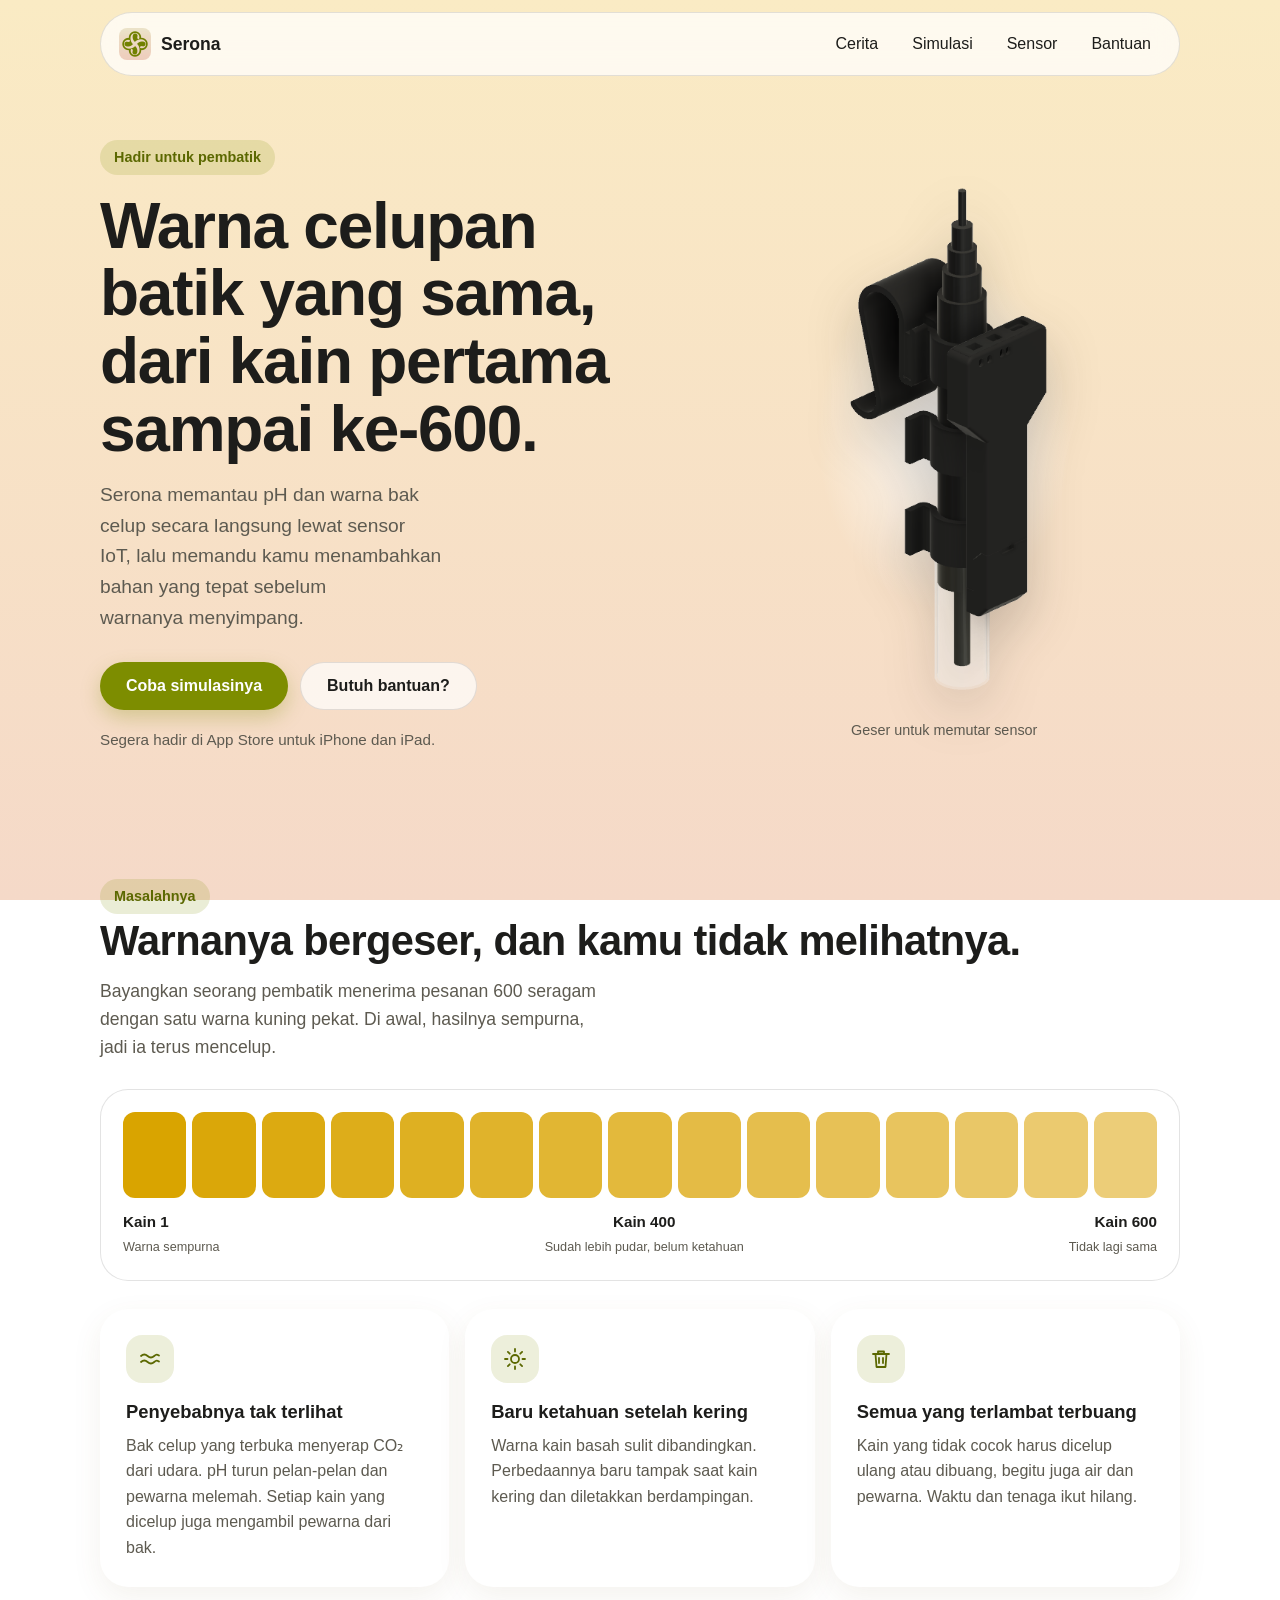
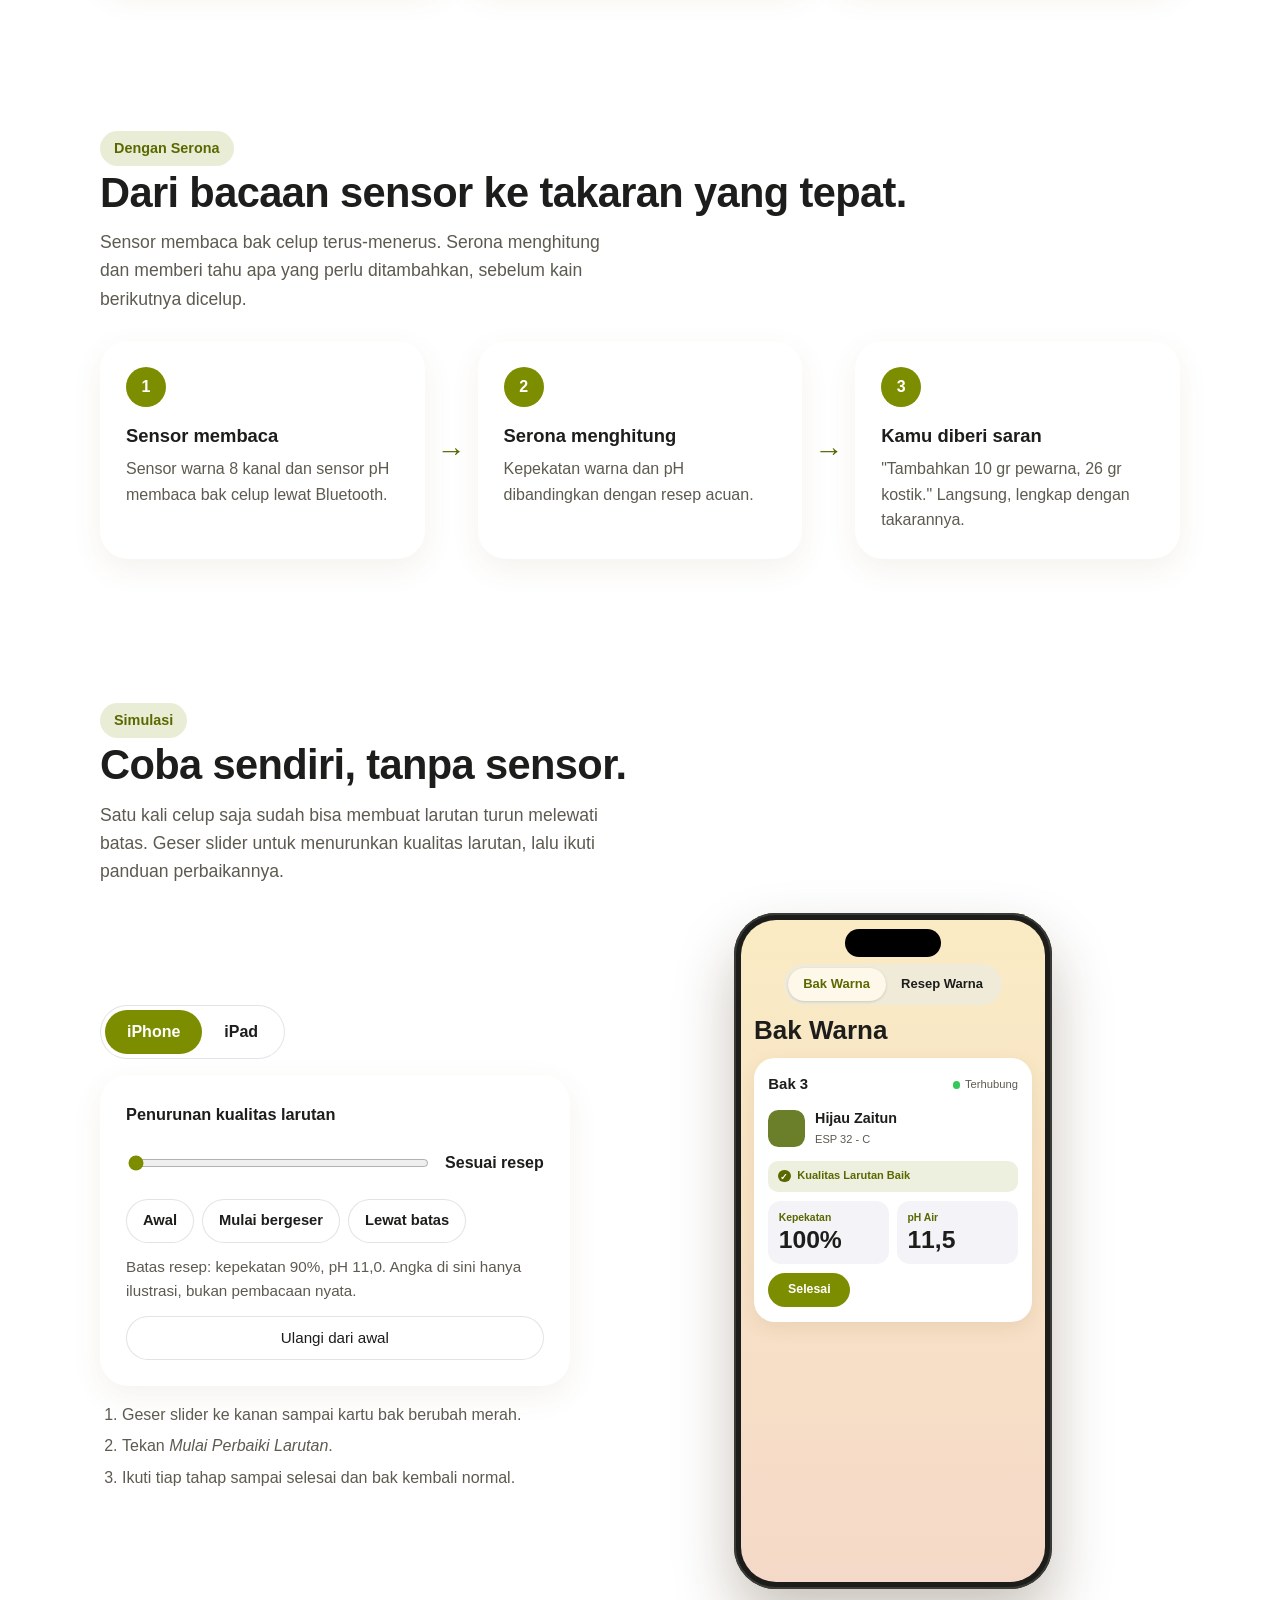
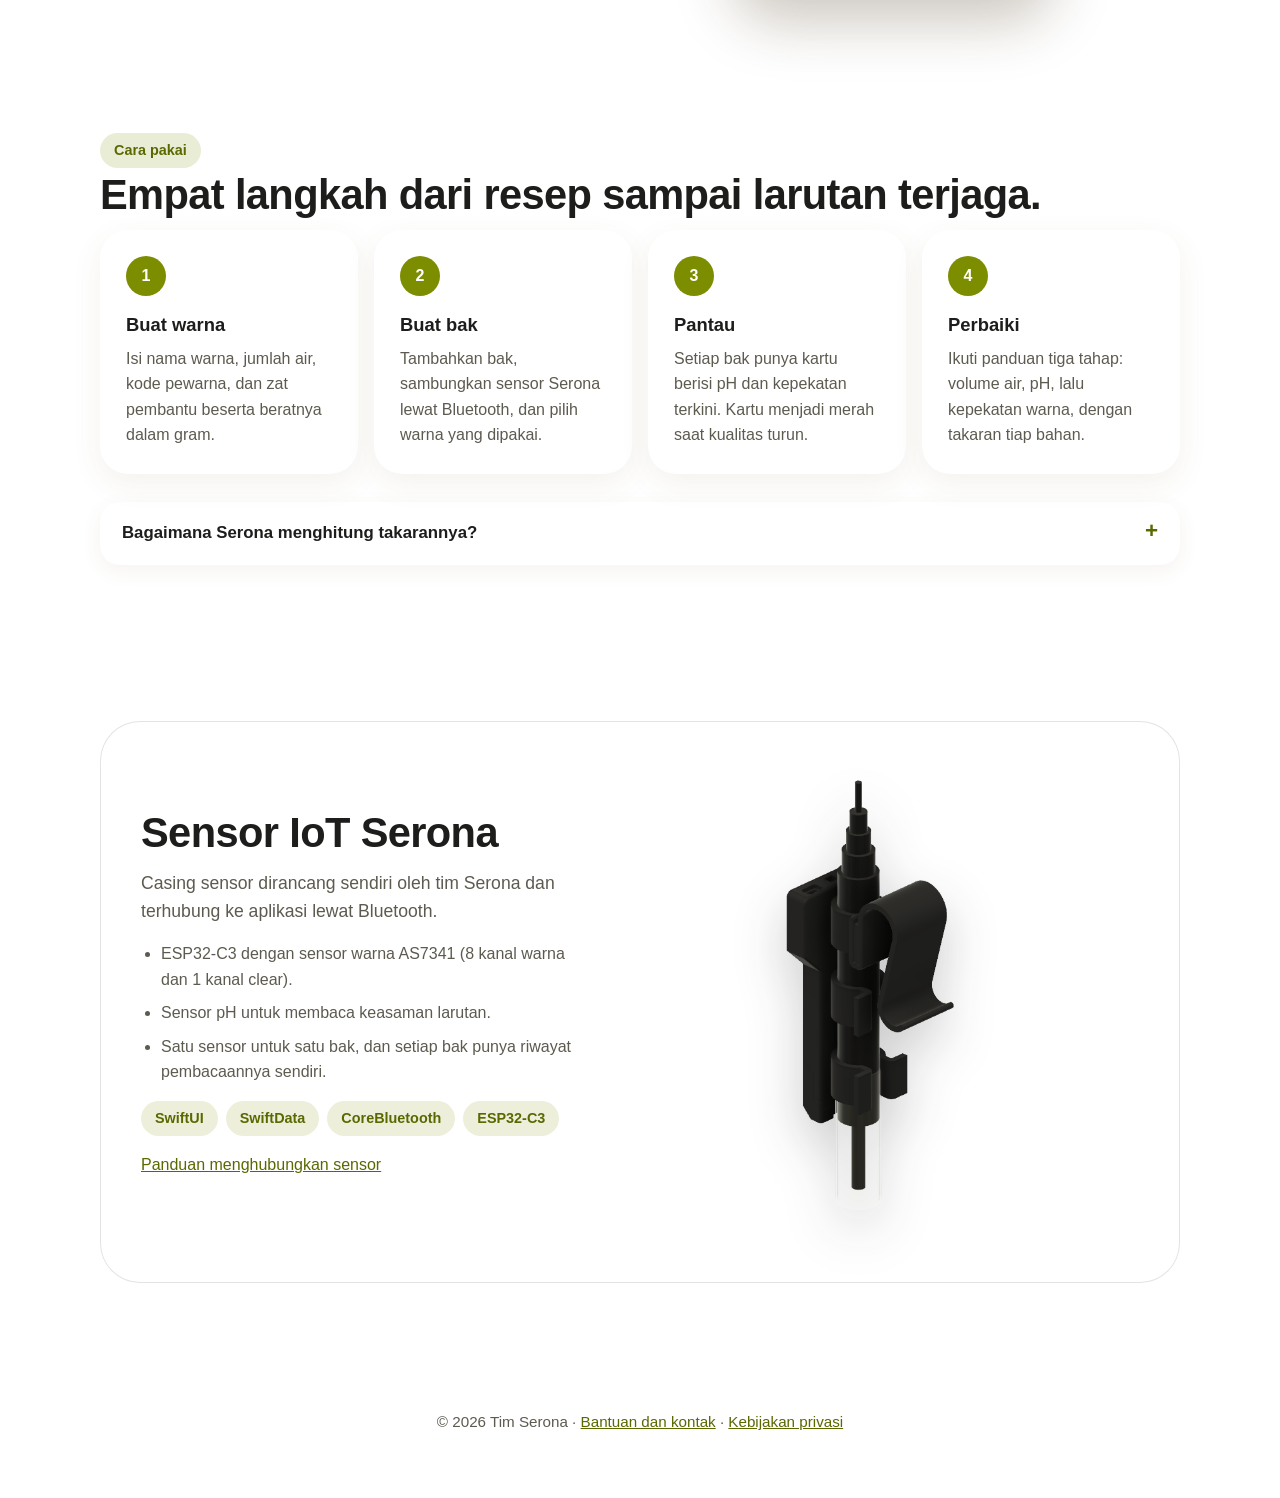
<file: index.html>
<!doctype html>
<html lang="id">
<head>
  <meta charset="utf-8">
  <meta name="viewport" content="width=device-width, initial-scale=1">
  <title>Serona – Warna celupan batik yang konsisten</title>
  <meta name="description" content="Serona memantau pH dan warna bak celup batik secara langsung lewat sensor IoT, lalu memandu penambahan bahan yang tepat sebelum warna menyimpang.">
  <meta property="og:title" content="Serona – Warna celupan batik yang sama, dari kain pertama sampai ke-600">
  <meta property="og:description" content="Pantau pH dan kepekatan warna bak celup langsung dari iPhone atau iPad, dan ikuti panduan perbaikannya.">
  <meta property="og:image" content="assets/icon.png">
  <link rel="icon" type="image/png" href="assets/favicon.png">
  <link rel="apple-touch-icon" href="assets/apple-touch-icon.png">
  <link rel="stylesheet" href="assets/style.css?v=8">
</head>
<body>
  <a class="skip" href="#konten">Lewati ke konten</a>
  <header class="site-header">
    <a class="brand" href="./"><img src="assets/icon.png" alt="" width="32" height="32"><span>Serona</span></a>
    <nav class="nav" aria-label="Utama">
      <a href="#cerita">Cerita</a>
      <a href="#simulasi">Simulasi</a>
      <a href="#sensor">Sensor</a>
      <a href="support/">Bantuan</a>
    </nav>
  </header>

  <main class="wrap" id="konten">
    <!-- Hero -->
    <div class="hero">
      <div>
        <span class="eyebrow">Hadir untuk pembatik</span>
        <h1>Warna celupan batik yang sama, dari kain pertama sampai ke&#8209;600.</h1>
        <p class="lead">Serona memantau pH dan warna bak celup secara langsung lewat sensor IoT, lalu memandu kamu menambahkan bahan yang tepat sebelum warnanya menyimpang.</p>
        <div class="actions">
          <a class="btn" href="#simulasi">Coba simulasinya</a>
          <a class="btn ghost" href="support/">Butuh bantuan?</a>
        </div>
        <p class="soon">Segera hadir di App Store untuk iPhone dan iPad.</p>
      </div>
      <div>
        <div class="stage">
          <div class="turntable" data-turntable tabindex="0" role="img" aria-label="Model 3D casing sensor IoT Serona. Geser ke kiri atau kanan untuk memutar.">
            <img src="assets/casing/frame-00.png" alt="" width="332" height="760">
          </div>
        </div>
        <p class="hint">Geser untuk memutar sensor</p>
      </div>
    </div>

    <!-- Cerita -->
    <section id="cerita">
      <span class="eyebrow">Masalahnya</span>
      <h2>Warnanya bergeser, dan kamu tidak melihatnya.</h2>
      <p class="section-lead">Bayangkan seorang pembatik menerima pesanan 600 seragam dengan satu warna kuning pekat. Di awal, hasilnya sempurna, jadi ia terus mencelup.</p>

      <div class="drift" role="img" aria-label="Warna kain memudar perlahan dari kain pertama sampai kain ke-600">
        <div class="swatches" data-swatches aria-hidden="true"></div>
        <div class="drift-labels" aria-hidden="true">
          <span>Kain 1<br><small>Warna sempurna</small></span>
          <span>Kain 400<br><small>Sudah lebih pudar, belum ketahuan</small></span>
          <span>Kain 600<br><small>Tidak lagi sama</small></span>
        </div>
      </div>

      <div class="grid three">
        <article class="card">
          <div class="icon" aria-hidden="true"><svg viewBox="0 0 24 24" width="24" height="24" fill="none" stroke="currentColor" stroke-width="1.8" stroke-linecap="round" stroke-linejoin="round"><path d="M3 9c2.2-2 4.4-2 6.6 0s4.4 2 6.6 0 3-1.5 4.8-.4"/><path d="M3 15c2.2-2 4.4-2 6.6 0s4.4 2 6.6 0 3-1.5 4.8-.4"/></svg></div>
          <h3>Penyebabnya tak terlihat</h3>
          <p>Bak celup yang terbuka menyerap CO₂ dari udara. pH turun pelan-pelan dan pewarna melemah. Setiap kain yang dicelup juga mengambil pewarna dari bak.</p>
        </article>
        <article class="card">
          <div class="icon" aria-hidden="true"><svg viewBox="0 0 24 24" width="24" height="24" fill="none" stroke="currentColor" stroke-width="1.8" stroke-linecap="round" stroke-linejoin="round"><circle cx="12" cy="12" r="4"/><path d="M12 2v2.5M12 19.5V22M2 12h2.5M19.5 12H22M4.9 4.9l1.8 1.8M17.3 17.3l1.8 1.8M19.1 4.9l-1.8 1.8M6.7 17.3l-1.8 1.8"/></svg></div>
          <h3>Baru ketahuan setelah kering</h3>
          <p>Warna kain basah sulit dibandingkan. Perbedaannya baru tampak saat kain kering dan diletakkan berdampingan.</p>
        </article>
        <article class="card">
          <div class="icon" aria-hidden="true"><svg viewBox="0 0 24 24" width="24" height="24" fill="none" stroke="currentColor" stroke-width="1.8" stroke-linecap="round" stroke-linejoin="round"><path d="M4 7h16M9 7V4.5h6V7M6.5 7l1 13h9l1-13M10 11v5M14 11v5"/></svg></div>
          <h3>Semua yang terlambat terbuang</h3>
          <p>Kain yang tidak cocok harus dicelup ulang atau dibuang, begitu juga air dan pewarna. Waktu dan tenaga ikut hilang.</p>
        </article>
      </div>
    </section>

    <!-- Dengan Serona -->
    <section id="solusi">
      <span class="eyebrow">Dengan Serona</span>
      <h2>Dari bacaan sensor ke takaran yang tepat.</h2>
      <p class="section-lead">Sensor membaca bak celup terus-menerus. Serona menghitung dan memberi tahu apa yang perlu ditambahkan, sebelum kain berikutnya dicelup.</p>
      <div class="flow">
        <article class="card">
          <div class="step-no">1</div>
          <h3>Sensor membaca</h3>
          <p>Sensor warna 8 kanal dan sensor pH membaca bak celup lewat Bluetooth.</p>
        </article>
        <div class="flow-arrow" aria-hidden="true">→</div>
        <article class="card">
          <div class="step-no">2</div>
          <h3>Serona menghitung</h3>
          <p>Kepekatan warna dan pH dibandingkan dengan resep acuan.</p>
        </article>
        <div class="flow-arrow" aria-hidden="true">→</div>
        <article class="card">
          <div class="step-no">3</div>
          <h3>Kamu diberi saran</h3>
          <p>"Tambahkan 10 gr pewarna, 26 gr kostik." Langsung, lengkap dengan takarannya.</p>
        </article>
      </div>
    </section>

    <!-- Simulasi -->
    <section id="simulasi">
      <span class="eyebrow">Simulasi</span>
      <h2>Coba sendiri, tanpa sensor.</h2>
      <p class="section-lead">Satu kali celup saja sudah bisa membuat larutan turun melewati batas. Geser slider untuk menurunkan kualitas larutan, lalu ikuti panduan perbaikannya.</p>

      <div class="sim-wrap">
        <div class="sim-panel">
          <div class="segmented" role="group" aria-label="Pilih perangkat">
            <button type="button" data-device="iphone" aria-pressed="true">iPhone</button>
            <button type="button" data-device="ipad" aria-pressed="false">iPad</button>
          </div>

          <div class="card sim-controls">
            <label for="simSlider"><strong>Penurunan kualitas larutan</strong></label>
            <div class="slider-row">
              <input id="simSlider" type="range" min="0" max="100" step="1" value="0" aria-describedby="simHelp">
              <output id="simOutput" for="simSlider">Sesuai resep</output>
            </div>
            <div class="presets" role="group" aria-label="Lompat ke kondisi bak">
              <button type="button" data-preset="0">Awal</button>
              <button type="button" data-preset="25">Mulai bergeser</button>
              <button type="button" data-preset="80">Lewat batas</button>
            </div>
            <p id="simHelp" class="muted">Batas resep: kepekatan 90%, pH 11,0. Angka di sini hanya ilustrasi, bukan pembacaan nyata.</p>
            <button type="button" class="btn ghost small" id="simReset">Ulangi dari awal</button>
          </div>

          <ol class="try">
            <li>Geser slider ke kanan sampai kartu bak berubah merah.</li>
            <li>Tekan <em>Mulai Perbaiki Larutan</em>.</li>
            <li>Ikuti tiap tahap sampai selesai dan bak kembali normal.</li>
          </ol>
          <p class="sr-only" id="simStatus" role="status" aria-live="polite"></p>
        </div>

        <div class="sim-stage">
          <div class="device iphone" id="simDevice">
            <div class="screen">
              <div class="app">
                <div class="app-tabs"><span class="on">Bak Warna</span><span>Resep Warna</span></div>
                <h3 class="app-title">Bak Warna</h3>
                <div class="baks">
                  <article class="bak static">
                    <header><strong>Bak 1</strong><span class="conn"><i></i>Terhubung</span></header>
                    <div class="who"><span class="sw" style="background:#8E1B2D"></span><div><b>Merah Bata</b><small>ESP 32 - A</small></div></div>
                    <div class="pill ok"><i>✓</i><span>Kualitas Larutan Baik</span></div>
                    <div class="tiles">
                      <div class="tile"><small>Kepekatan</small><strong>96%</strong></div>
                      <div class="tile"><small>pH Air</small><strong>11,4</strong></div>
                    </div>
                    <span class="done-btn">Selesai</span>
                  </article>
                  <article class="bak static">
                    <header><strong>Bak 2</strong><span class="conn"><i></i>Terhubung</span></header>
                    <div class="who"><span class="sw" style="background:#1F3A73"></span><div><b>Biru Indigo</b><small>ESP 32 - B</small></div></div>
                    <div class="pill ok"><i>✓</i><span>Kualitas Larutan Baik</span></div>
                    <div class="tiles">
                      <div class="tile"><small>Kepekatan</small><strong>93%</strong></div>
                      <div class="tile"><small>pH Air</small><strong>11,2</strong></div>
                    </div>
                    <span class="done-btn">Selesai</span>
                  </article>
                  <article class="bak live" id="simBak" data-state="ok">
                    <header><strong>Bak 3</strong><span class="conn"><i></i>Terhubung</span></header>
                    <div class="who"><span class="sw" style="background:#6B7F2A"></span><div><b>Hijau Zaitun</b><small>ESP 32 - C</small></div></div>
                    <div class="pill ok" id="simPill"><i>✓</i><span>Kualitas Larutan Baik</span></div>
                    <div class="tiles">
                      <div class="tile" id="simTileK"><small>Kepekatan</small><strong>100%</strong></div>
                      <div class="tile" id="simTileP"><small>pH Air</small><strong>11,5</strong></div>
                    </div>
                    <button type="button" class="done-btn" id="simFix" hidden>Perbaiki Larutan</button>
                    <span class="done-btn" id="simDoneStatic">Selesai</span>
                  </article>
                </div>
              </div>

              <div class="scrim" id="simScrim" hidden>
                <div class="sheet alert" id="simAlert" role="dialog" aria-modal="true" aria-labelledby="simAlertTitle" hidden>
                  <button type="button" class="x" id="simAlertClose" aria-label="Tutup">×</button>
                  <div class="bucket" aria-hidden="true">!</div>
                  <h4 id="simAlertTitle">Kualitas Bak 3 Menurun</h4>
                  <p>Lakukan langkah-langkah berikut untuk perbaiki larutan</p>
                  <button type="button" class="cta" id="simStart">Mulai Perbaiki Larutan</button>
                </div>
                <div class="sheet repair" id="simRepair" role="dialog" aria-modal="true" aria-labelledby="simRepairTitle" hidden>
                  <div class="repair-head"><strong>Hijau Zaitun</strong><button type="button" class="x" id="simRepairClose" aria-label="Tutup">×</button></div>
                  <p class="intro">Ikuti panduan penambahan bahan di bawah ini untuk mengembalikan kualitas larutan.</p>
                  <p class="progress" id="simProgress"></p>
                  <h4 id="simRepairTitle"></h4>
                  <div id="simRepairBody"></div>
                  <button type="button" class="cta" id="simNext">Selanjutnya</button>
                </div>
              </div>

              <div class="toast" id="simToast" hidden>✓ Bak kembali ke resep acuan</div>
            </div>
          </div>
        </div>
      </div>
    </section>

    <!-- Alur pakai -->
    <section id="cara-kerja">
      <span class="eyebrow">Cara pakai</span>
      <h2>Empat langkah dari resep sampai larutan terjaga.</h2>
      <div class="grid four">
        <article class="card">
          <div class="step-no">1</div>
          <h3>Buat warna</h3>
          <p>Isi nama warna, jumlah air, kode pewarna, dan zat pembantu beserta beratnya dalam gram.</p>
        </article>
        <article class="card">
          <div class="step-no">2</div>
          <h3>Buat bak</h3>
          <p>Tambahkan bak, sambungkan sensor Serona lewat Bluetooth, dan pilih warna yang dipakai.</p>
        </article>
        <article class="card">
          <div class="step-no">3</div>
          <h3>Pantau</h3>
          <p>Setiap bak punya kartu berisi pH dan kepekatan terkini. Kartu menjadi merah saat kualitas turun.</p>
        </article>
        <article class="card">
          <div class="step-no">4</div>
          <h3>Perbaiki</h3>
          <p>Ikuti panduan tiga tahap: volume air, pH, lalu kepekatan warna, dengan takaran tiap bahan.</p>
        </article>
      </div>

      <details class="calc">
        <summary>Bagaimana Serona menghitung takarannya?</summary>
        <div class="calc-body">
          <p><strong>Kepekatan warna.</strong> Delapan kanal sensor membaca cahaya yang melewati bak dan membandingkannya dengan air bersih. Semakin sedikit pewarna, semakin rendah absorbansinya.</p>
          <p class="formula">A = −log₁₀(T)<br>Kepekatan (%) = A<sub>sekarang</sub> ÷ A<sub>awal</sub> × 100</p>
          <p><strong>pH dan soda.</strong> pH menunjukkan konsentrasi NaOH, jadi soda yang hilang karena CO₂ bisa dilacak.</p>
          <p class="formula">Soda (g/L) = 10<sup>(pH−14)</sup> × 40</p>
          <p><strong>Volume bak.</strong> Kamu tidak perlu mengukurnya dengan tangan. Tambahkan air, dan pH sebelum serta sesudahnya memberi tahu volumenya.</p>
          <p><strong>Dosis.</strong> Takaran soda dan pewarna dihitung dari selisih konsentrasi terhadap resep acuan dan volume bak.</p>
        </div>
      </details>
    </section>

    <!-- Sensor & teknologi -->
    <section id="sensor">
      <div class="hardware">
        <div>
          <h2>Sensor IoT Serona</h2>
          <p class="section-lead" style="margin-bottom:16px">Casing sensor dirancang sendiri oleh tim Serona dan terhubung ke aplikasi lewat Bluetooth.</p>
          <ul>
            <li>ESP32-C3 dengan sensor warna AS7341 (8 kanal warna dan 1 kanal clear).</li>
            <li>Sensor pH untuk membaca keasaman larutan.</li>
            <li>Satu sensor untuk satu bak, dan setiap bak punya riwayat pembacaannya sendiri.</li>
          </ul>
          <p class="chips" aria-label="Teknologi">
            <span>SwiftUI</span><span>SwiftData</span><span>CoreBluetooth</span><span>ESP32-C3</span>
          </p>
          <p><a href="support/">Panduan menghubungkan sensor</a></p>
        </div>
        <div>
          <div class="stage" style="height:min(480px,60vh)">
            <div class="turntable" data-turntable tabindex="0" role="img" aria-label="Model 3D casing sensor IoT Serona dari berbagai sudut. Geser untuk memutar.">
              <img src="assets/casing/frame-18.png" alt="" width="332" height="760">
            </div>
          </div>
        </div>
      </div>
    </section>
  </main>

  <footer class="wrap">
    <p>© 2026 Tim Serona · <a href="support/">Bantuan dan kontak</a> · <a href="privacy/">Kebijakan privasi</a></p>
  </footer>

  <script src="assets/turntable.js?v=5"></script>
  <script src="assets/sim.js?v=7"></script>
</body>
</html>
</file>
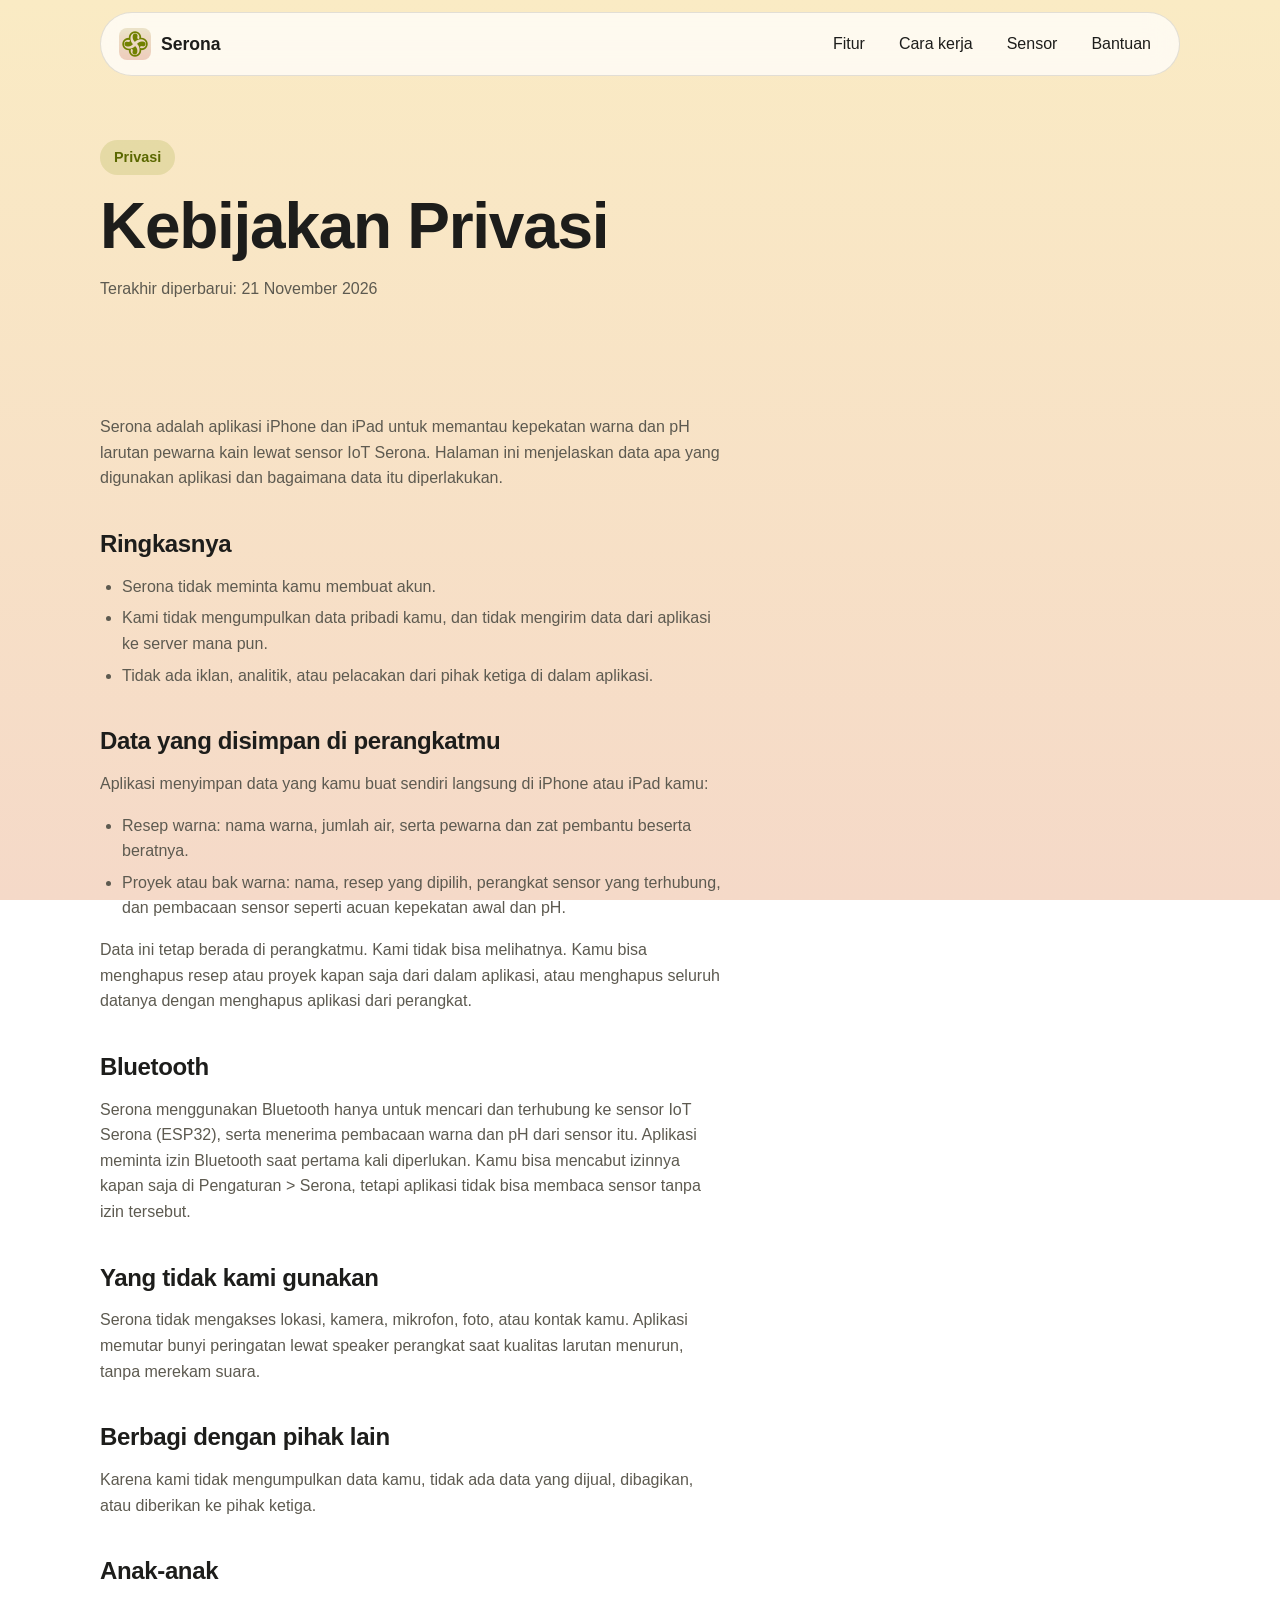
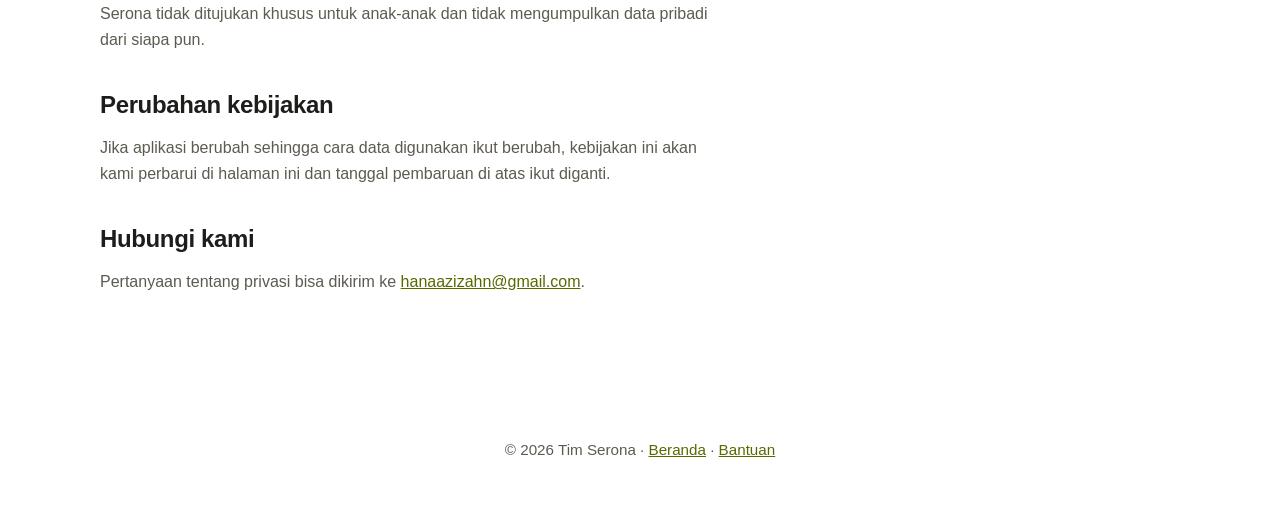
<file: privacy/index.html>
<!doctype html>
<html lang="id">
<head>
  <meta charset="utf-8">
  <meta name="viewport" content="width=device-width, initial-scale=1">
  <title>Kebijakan Privasi Serona</title>
  <meta name="description" content="Kebijakan privasi aplikasi Serona: data apa yang digunakan, di mana disimpan, dan bagaimana menghubungi tim.">
  <link rel="icon" type="image/png" href="../assets/favicon.png">
  <link rel="apple-touch-icon" href="../assets/apple-touch-icon.png">
  <link rel="stylesheet" href="../assets/style.css?v=8">
  <style>
    .prose { max-width: 70ch; }
    .prose h2 { font-size: 1.5rem; margin: 40px 0 10px; }
    .prose p, .prose li { color: var(--muted); }
    .prose ul { padding-left: 22px; }
    .prose li { margin-bottom: 6px; }
    .updated { color: var(--muted); }
  </style>
</head>
<body>
  <header class="site-header">
    <a class="brand" href="../"><img src="../assets/icon.png" alt="" width="32" height="32"><span>Serona</span></a>
    <nav class="nav" aria-label="Utama">
      <a href="../#fitur">Fitur</a>
      <a href="../#cara-kerja">Cara kerja</a>
      <a href="../#sensor">Sensor</a>
      <a href="../support/">Bantuan</a>
    </nav>
  </header>

  <main class="wrap">
    <div class="page-head">
      <span class="eyebrow">Privasi</span>
      <h1>Kebijakan Privasi</h1>
      <p class="updated">Terakhir diperbarui: 21 November 2026</p>
    </div>

    <section class="prose">
      <p>Serona adalah aplikasi iPhone dan iPad untuk memantau kepekatan warna dan pH larutan pewarna kain lewat sensor IoT Serona. Halaman ini menjelaskan data apa yang digunakan aplikasi dan bagaimana data itu diperlakukan.</p>

      <h2>Ringkasnya</h2>
      <ul>
        <li>Serona tidak meminta kamu membuat akun.</li>
        <li>Kami tidak mengumpulkan data pribadi kamu, dan tidak mengirim data dari aplikasi ke server mana pun.</li>
        <li>Tidak ada iklan, analitik, atau pelacakan dari pihak ketiga di dalam aplikasi.</li>
      </ul>

      <h2>Data yang disimpan di perangkatmu</h2>
      <p>Aplikasi menyimpan data yang kamu buat sendiri langsung di iPhone atau iPad kamu:</p>
      <ul>
        <li>Resep warna: nama warna, jumlah air, serta pewarna dan zat pembantu beserta beratnya.</li>
        <li>Proyek atau bak warna: nama, resep yang dipilih, perangkat sensor yang terhubung, dan pembacaan sensor seperti acuan kepekatan awal dan pH.</li>
      </ul>
      <p>Data ini tetap berada di perangkatmu. Kami tidak bisa melihatnya. Kamu bisa menghapus resep atau proyek kapan saja dari dalam aplikasi, atau menghapus seluruh datanya dengan menghapus aplikasi dari perangkat.</p>

      <h2>Bluetooth</h2>
      <p>Serona menggunakan Bluetooth hanya untuk mencari dan terhubung ke sensor IoT Serona (ESP32), serta menerima pembacaan warna dan pH dari sensor itu. Aplikasi meminta izin Bluetooth saat pertama kali diperlukan. Kamu bisa mencabut izinnya kapan saja di Pengaturan &gt; Serona, tetapi aplikasi tidak bisa membaca sensor tanpa izin tersebut.</p>

      <h2>Yang tidak kami gunakan</h2>
      <p>Serona tidak mengakses lokasi, kamera, mikrofon, foto, atau kontak kamu. Aplikasi memutar bunyi peringatan lewat speaker perangkat saat kualitas larutan menurun, tanpa merekam suara.</p>

      <h2>Berbagi dengan pihak lain</h2>
      <p>Karena kami tidak mengumpulkan data kamu, tidak ada data yang dijual, dibagikan, atau diberikan ke pihak ketiga.</p>

      <h2>Anak-anak</h2>
      <p>Serona tidak ditujukan khusus untuk anak-anak dan tidak mengumpulkan data pribadi dari siapa pun.</p>

      <h2>Perubahan kebijakan</h2>
      <p>Jika aplikasi berubah sehingga cara data digunakan ikut berubah, kebijakan ini akan kami perbarui di halaman ini dan tanggal pembaruan di atas ikut diganti.</p>

      <h2>Hubungi kami</h2>
      <p>Pertanyaan tentang privasi bisa dikirim ke <a href="mailto:hanaazizahn@gmail.com?subject=Privasi%20Serona">hanaazizahn@gmail.com</a>.</p>
    </section>
  </main>

  <footer class="wrap">
    <p>© 2026 Tim Serona · <a href="../">Beranda</a> · <a href="../support/">Bantuan</a></p>
  </footer>
</body>
</html>
</file>
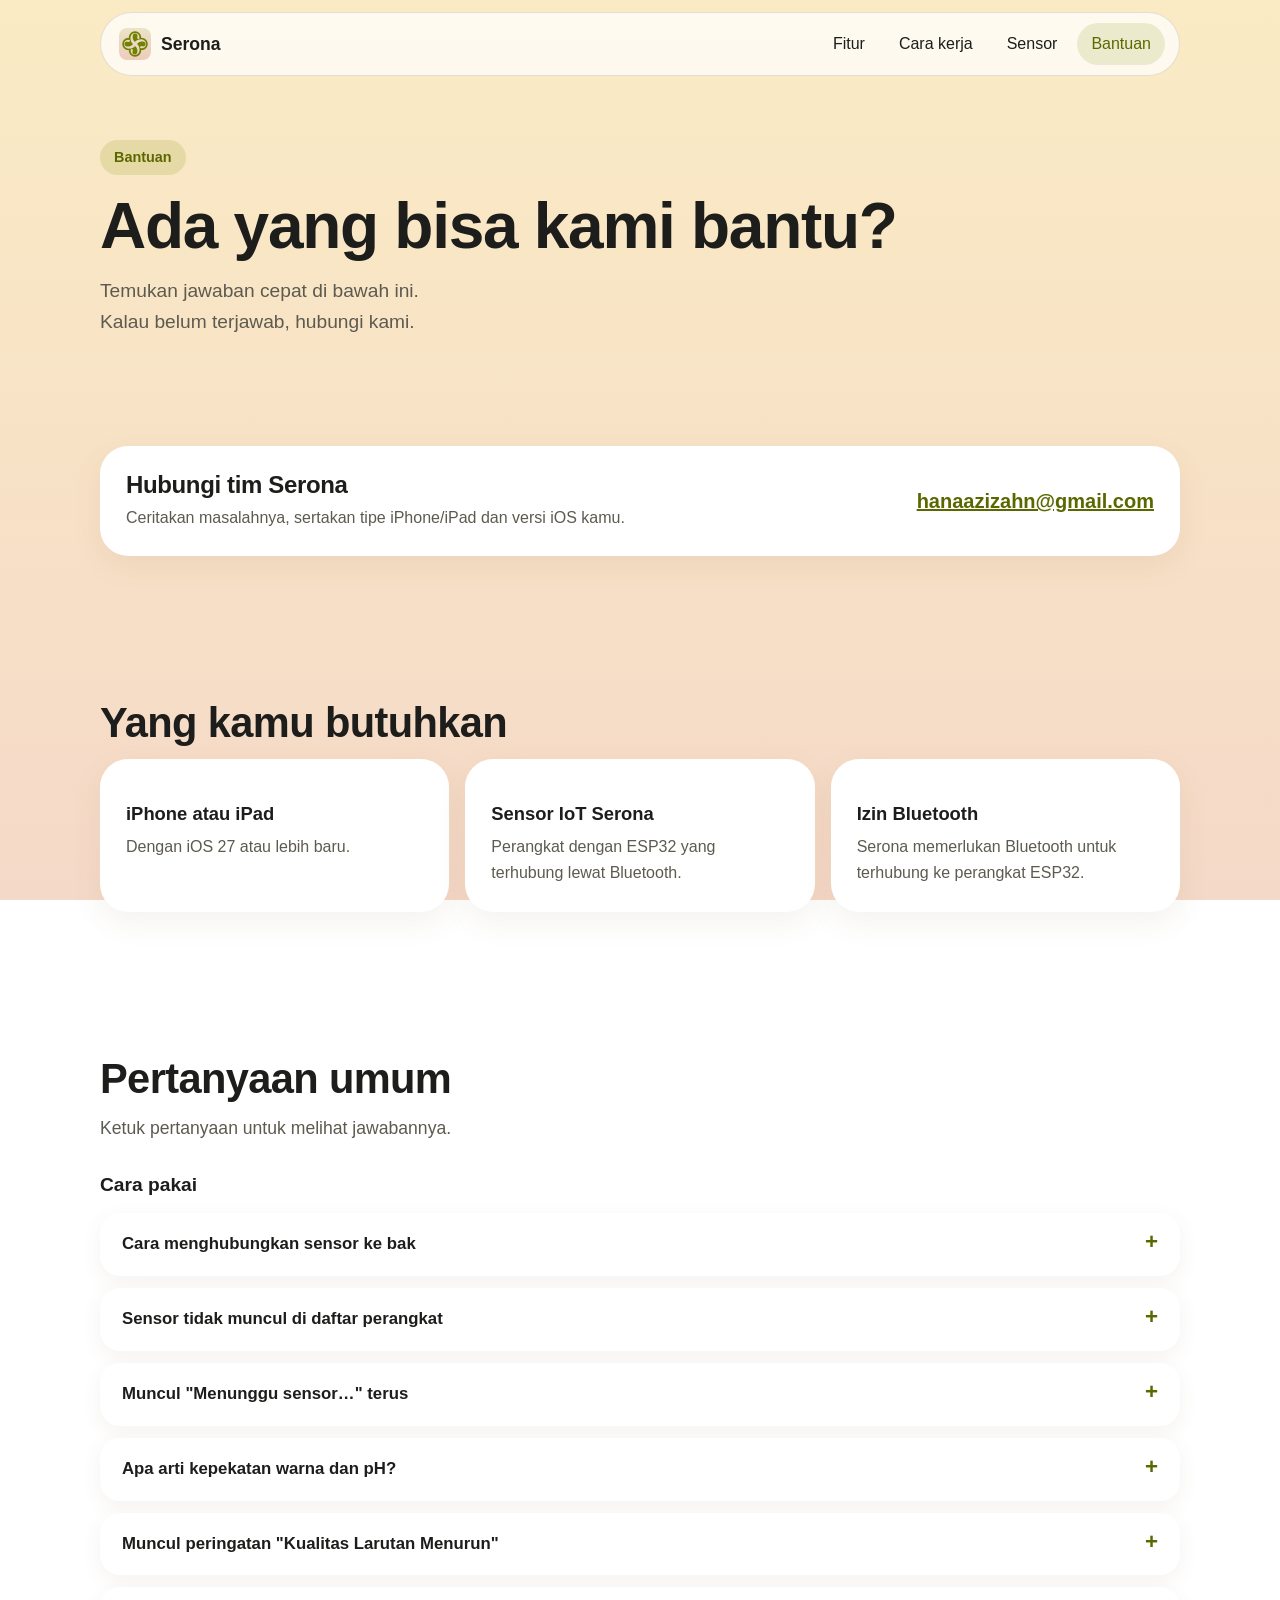
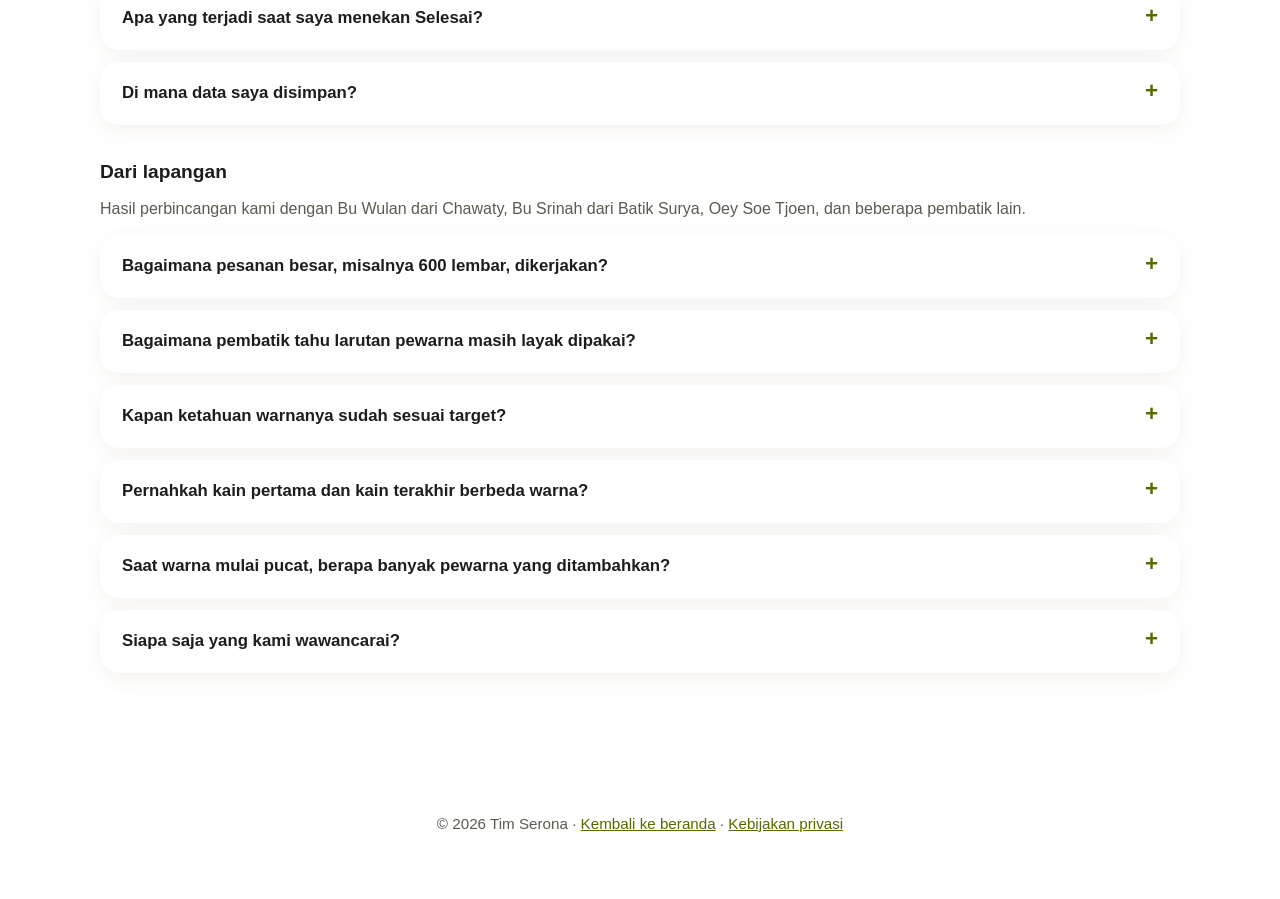
<file: support/index.html>
<!doctype html>
<html lang="id">
<head>
  <meta charset="utf-8">
  <meta name="viewport" content="width=device-width, initial-scale=1">
  <title>Bantuan Serona – Dukungan dan kontak</title>
  <meta name="description" content="Bantuan untuk aplikasi Serona: menghubungkan sensor, memahami kepekatan dan pH, dan cara menghubungi tim.">
  <link rel="icon" type="image/png" href="../assets/favicon.png">
  <link rel="apple-touch-icon" href="../assets/apple-touch-icon.png">
  <link rel="stylesheet" href="../assets/style.css?v=8">
</head>
<body>
  <header class="site-header">
    <a class="brand" href="../"><img src="../assets/icon.png" alt="" width="32" height="32"><span>Serona</span></a>
    <nav class="nav" aria-label="Utama">
      <a href="../#fitur">Fitur</a>
      <a href="../#cara-kerja">Cara kerja</a>
      <a href="../#sensor">Sensor</a>
      <a href="./" aria-current="page">Bantuan</a>
    </nav>
  </header>

  <main class="wrap">
    <div class="page-head">
      <span class="eyebrow">Bantuan</span>
      <h1>Ada yang bisa kami bantu?</h1>
      <p class="lead">Temukan jawaban cepat di bawah ini. Kalau belum terjawab, hubungi kami.</p>
    </div>

    <section>
      <div class="card contact">
        <div>
          <h2 style="font-size:1.5rem;margin-bottom:6px">Hubungi tim Serona</h2>
          <p>Ceritakan masalahnya, sertakan tipe iPhone/iPad dan versi iOS kamu.</p>
        </div>
        <a class="email" href="mailto:hanaazizahn@gmail.com?subject=Bantuan%20Serona">hanaazizahn@gmail.com</a>
      </div>
    </section>

    <section>
      <h2>Yang kamu butuhkan</h2>
      <div class="req">
        <article class="card"><h3>iPhone atau iPad</h3><p>Dengan iOS 27 atau lebih baru.</p></article>
        <article class="card"><h3>Sensor IoT Serona</h3><p>Perangkat dengan ESP32 yang terhubung lewat Bluetooth.</p></article>
        <article class="card"><h3>Izin Bluetooth</h3><p>Serona memerlukan Bluetooth untuk terhubung ke perangkat ESP32.</p></article>
      </div>
    </section>

    <section>
      <h2>Pertanyaan umum</h2>
      <p class="section-lead">Ketuk pertanyaan untuk melihat jawabannya.</p>

      <h3 class="faq-group">Cara pakai</h3>

      <details>
        <summary>Cara menghubungkan sensor ke bak</summary>
        <ol>
          <li>Nyalakan sensor Serona dan pastikan Bluetooth di iPhone atau iPad aktif.</li>
          <li>Di tab Bak Warna, tekan tanda + untuk menambahkan bak, lalu pilih resep warna.</li>
          <li>Pilih perangkat sensor dari daftar, tunggu sampai berstatus terhubung, lalu mulai pindai.</li>
        </ol>
      </details>

      <details>
        <summary>Sensor tidak muncul di daftar perangkat</summary>
        <ul>
          <li>Nyalakan perangkat dan Bluetooth, lalu cari ulang.</li>
          <li>Buka Pengaturan &gt; Serona dan pastikan izin Bluetooth aktif.</li>
          <li>Dekatkan sensor ke iPhone atau iPad, lalu coba matikan dan nyalakan sensor.</li>
        </ul>
      </details>

      <details>
        <summary>Muncul "Menunggu sensor…" terus</summary>
        <p>Pastikan perangkat tetap menyala dan terhubung. Jika masih tertahan, pilih perangkat lagi dari daftar atau gunakan sambungkan ulang pada bak tersebut. Pembacaan awal yang sudah tersimpan tidak hilang.</p>
      </details>

      <details>
        <summary>Apa arti kepekatan warna dan pH?</summary>
        <p>Pembacaan pertama saat bak dimulai menjadi acuan 100% kepekatan. Pembacaan berikutnya dibandingkan dengan acuan itu. Batas kepekatan dan batas pH mengikuti resep warna yang kamu pilih.</p>
      </details>

      <details>
        <summary>Muncul peringatan "Kualitas Larutan Menurun"</summary>
        <p>Artinya kepekatan warna atau pH larutan sudah di bawah batas. Tekan Mulai Perbaiki Larutan dan ikuti tahapnya: penyesuaian volume air, penyesuaian pH, lalu penyesuaian kepekatan warna. Aplikasi menampilkan takaran yang perlu ditambahkan, dan kamu perlu menunggu sebentar sampai larutan kembali ke target.</p>
      </details>

      <details>
        <summary>Apa yang terjadi saat saya menekan Selesai?</summary>
        <p>Setelah selesai, bak tidak bisa dipindai atau diubah lagi dan kembali ke keadaan belum dipakai. Jadi tekan Selesai hanya saat larutan sudah tidak digunakan.</p>
      </details>

      <details>
        <summary>Di mana data saya disimpan?</summary>
        <p>Resep dan proyek tersimpan di iPhone atau iPad kamu. Aplikasi memakai Bluetooth hanya untuk terhubung ke sensor. Selengkapnya ada di <a href="../privacy/">kebijakan privasi</a>.</p>
      </details>

      <h3 class="faq-group">Dari lapangan</h3>
      <p class="faq-note">Hasil perbincangan kami dengan Bu Wulan dari Chawaty, Bu Srinah dari Batik Surya, Oey Soe Tjoen, dan beberapa pembatik lain.</p>

      <details>
        <summary>Bagaimana pesanan besar, misalnya 600 lembar, dikerjakan?</summary>
        <p>Menurut Bu Wulan dari Chawaty, pekerjaannya dibagi. Pencantingan dikerjakan di rumah oleh pembatik kenalannya, sedangkan pewarnaan tetap di Chawaty. Dalam sehari, paling banyak sekitar 20 lembar kain yang diwarnai. Artinya, 600 lembar butuh setidaknya 30 hari kerja, dan warnanya harus tetap sama selama itu.</p>
      </details>

      <details>
        <summary>Bagaimana pembatik tahu larutan pewarna masih layak dipakai?</summary>
        <p>Saat ini Bu Wulan tidak menunggu warnanya pudar. Setiap kali selesai mencelup satu kain, ia menambahkan pewarna yang sudah dilarutkan, entah larutannya sudah melemah atau belum. Cara ini menjaga warna tetap pekat, tetapi tanpa tahu berapa yang sebenarnya dibutuhkan bak.</p>
      </details>

      <details>
        <summary>Kapan ketahuan warnanya sudah sesuai target?</summary>
        <p>Baru setelah kain kering. Setiap kain dicelup dua sampai tiga kali, lalu dijemur. Setelah kering, barulah terlihat apakah warnanya sudah sesuai.</p>
      </details>

      <details>
        <summary>Pernahkah kain pertama dan kain terakhir berbeda warna?</summary>
        <p>Pernah. Kain yang warnanya meleset dicelup ulang, tetapi hanya bisa dilakukan setelah kain kering. Waktu, air, dan pewarna pun ikut bertambah.</p>
      </details>

      <details>
        <summary>Saat warna mulai pucat, berapa banyak pewarna yang ditambahkan?</summary>
        <p>Dikira-kira berdasarkan pengalaman. Belum ada takaran pasti. Celah inilah yang ingin diisi Serona: takaran pewarna dan kostik yang dihitung dari bacaan sensor.</p>
      </details>

      <details>
        <summary>Siapa saja yang kami wawancarai?</summary>
        <p>Bu Wulan dari Chawaty, Bu Srinah dari Batik Surya, Oey Soe Tjoen, dan beberapa pembatik lain.</p>
      </details>
    </section>
  </main>

  <footer class="wrap">
    <p>© 2026 Tim Serona · <a href="../">Kembali ke beranda</a> · <a href="../privacy/">Kebijakan privasi</a></p>
  </footer>
</body>
</html>
</file>
<file: assets/style.css>
:root {
  --olive: #7d8d00;
  --olive-dark: #5b6800;
  --ink: #1d1d1b;
  --muted: #5d5a50;
  --cream: #faebc4;
  --peach: #f5d9c8;
  --card: #ffffff;
  --line: rgba(29, 29, 27, 0.12);
  --radius: 28px;
  color-scheme: light;
}

* { box-sizing: border-box; }

html { scroll-behavior: smooth; }

body {
  margin: 0;
  font-family: -apple-system, BlinkMacSystemFont, "SF Pro Text", "Segoe UI", Roboto, Helvetica, Arial, sans-serif;
  color: var(--ink);
  line-height: 1.6;
  background: linear-gradient(180deg, var(--cream) 0%, var(--peach) 100%) fixed;
  min-height: 100vh;
}

img { max-width: 100%; display: block; }

a { color: var(--olive-dark); }

.wrap { width: min(1080px, 100% - 32px); margin-inline: auto; }

/* Header */
.site-header {
  position: sticky;
  top: 12px;
  z-index: 10;
  margin: 12px auto 0;
  width: min(1080px, 100% - 32px);
  display: flex;
  align-items: center;
  justify-content: space-between;
  gap: 16px;
  padding: 10px 14px 10px 18px;
  background: rgba(255, 255, 255, 0.72);
  backdrop-filter: blur(14px);
  -webkit-backdrop-filter: blur(14px);
  border: 1px solid var(--line);
  border-radius: 999px;
}

.brand { display: flex; align-items: center; gap: 10px; font-weight: 700; font-size: 1.1rem; color: var(--ink); text-decoration: none; }
.brand img { width: 32px; height: 32px; flex-shrink: 0; border-radius: 8px; }

.nav { display: flex; align-items: center; gap: 6px; }
.nav a { padding: 8px 14px; border-radius: 999px; text-decoration: none; color: var(--ink); font-weight: 500; white-space: nowrap; }
.nav a:hover, .nav a[aria-current] { background: rgba(125, 141, 0, 0.14); color: var(--olive-dark); }

/* Buttons */
.btn {
  display: inline-flex; align-items: center; justify-content: center;
  min-height: 48px; padding: 0 26px; border-radius: 999px;
  background: var(--olive); color: #fff; font-weight: 600; text-decoration: none;
  box-shadow: 0 8px 20px rgba(125, 141, 0, 0.28);
  transition: transform 0.15s ease, background 0.15s ease;
}
.btn:hover { background: var(--olive-dark); transform: translateY(-1px); }
.btn.ghost { background: rgba(255, 255, 255, 0.7); color: var(--ink); box-shadow: none; border: 1px solid var(--line); }
.btn.ghost:hover { background: #fff; }
:focus-visible { outline: 3px solid var(--olive-dark); outline-offset: 3px; border-radius: 12px; }

/* Hero */
.hero { display: grid; grid-template-columns: 1.1fr 0.9fr; align-items: center; gap: 32px; padding: 64px 0 40px; }
.eyebrow { display: inline-block; padding: 6px 14px; border-radius: 999px; background: rgba(125, 141, 0, 0.16); color: var(--olive-dark); font-weight: 600; font-size: 0.9rem; }
h1 { font-size: clamp(2.3rem, 5.6vw, 4rem); line-height: 1.06; margin: 18px 0 16px; letter-spacing: -0.02em; }
.lead { font-size: 1.2rem; color: var(--muted); max-width: 34ch; margin: 0 0 28px; }
.actions { display: flex; flex-wrap: wrap; gap: 12px; }
.soon { margin-top: 18px; color: var(--muted); font-size: 0.95rem; }

/* Turntable */
.stage {
  position: relative;
  aspect-ratio: 332 / 760;
  max-height: 560px;
  margin-inline: auto;
  width: auto;
  height: min(560px, 70vh);
  display: grid;
  place-items: center;
}
.stage::before {
  content: "";
  position: absolute; inset: 8% -22% 6%;
  background: radial-gradient(closest-side, rgba(255, 255, 255, 0.95), rgba(255, 255, 255, 0) 72%);
  border-radius: 50%;
}
.turntable { position: relative; height: 100%; width: auto; aspect-ratio: 332 / 760; cursor: grab; touch-action: pan-y; user-select: none; -webkit-user-select: none; }
.turntable:active { cursor: grabbing; }
.turntable img { height: 100%; width: auto; pointer-events: none; -webkit-user-drag: none; filter: drop-shadow(0 22px 26px rgba(29, 29, 27, 0.22)); }
.hint { text-align: center; color: var(--muted); font-size: 0.9rem; margin-top: 8px; }

/* Sections */
section { padding: 56px 0; }
h2 { font-size: clamp(1.8rem, 4vw, 2.6rem); line-height: 1.12; margin: 0 0 12px; letter-spacing: -0.015em; }
.section-lead { color: var(--muted); font-size: 1.1rem; max-width: 52ch; margin: 0 0 32px; }

.grid { display: grid; gap: 16px; }
.grid.four { grid-template-columns: repeat(4, 1fr); }
.grid.three { grid-template-columns: repeat(3, 1fr); }
.card { background: var(--card); border-radius: var(--radius); padding: 26px; box-shadow: 0 10px 30px rgba(120, 90, 40, 0.08); }
.card h3 { margin: 14px 0 6px; font-size: 1.15rem; }
.card p { margin: 0; color: var(--muted); }
.icon { width: 48px; height: 48px; border-radius: 16px; display: grid; place-items: center; background: rgba(125, 141, 0, 0.14); color: var(--olive-dark); font-size: 1.5rem; }
.step-no { width: 40px; height: 40px; border-radius: 50%; display: grid; place-items: center; background: var(--olive); color: #fff; font-weight: 700; }

.hardware { display: grid; grid-template-columns: 0.9fr 1.1fr; gap: 32px; align-items: center; background: rgba(255, 255, 255, 0.55); border: 1px solid var(--line); border-radius: 40px; padding: 40px; }
.hardware ul { padding-left: 20px; color: var(--muted); }
.hardware li { margin-bottom: 8px; }

/* Support */
.page-head { padding: 64px 0 8px; }
.contact { display: flex; flex-wrap: wrap; align-items: center; justify-content: space-between; gap: 20px; }
.contact p { margin: 0; color: var(--muted); }
.contact a.email { font-size: 1.25rem; font-weight: 600; }

details { background: var(--card); border-radius: 20px; padding: 0 22px; margin-bottom: 12px; box-shadow: 0 6px 20px rgba(120, 90, 40, 0.07); }
summary { cursor: pointer; padding: 18px 0; font-weight: 600; font-size: 1.05rem; list-style: none; display: flex; justify-content: space-between; gap: 16px; }
summary::-webkit-details-marker { display: none; }
summary::after { content: "+"; font-size: 1.4rem; line-height: 1; color: var(--olive-dark); }
details[open] { padding-bottom: 22px; }
details[open] summary::after { content: "–"; }
details p, details ol, details ul { margin: 0 0 18px; color: var(--muted); }
details > :last-child { margin-bottom: 0; }
.faq-group { margin: 32px 0 12px; font-size: 1.2rem; }
.faq-group:first-of-type { margin-top: 8px; }
.faq-note { margin: -4px 0 14px; color: var(--muted); }
details ol, details ul { padding-left: 22px; }

.req { display: grid; grid-template-columns: repeat(3, 1fr); gap: 16px; }

footer { padding: 40px 0 48px; color: var(--muted); font-size: 0.95rem; text-align: center; }
footer a { color: var(--olive-dark); }

@media (max-width: 860px) {
  .hero, .hardware { grid-template-columns: 1fr; }
  .hero { padding-top: 40px; text-align: center; }
  .lead { margin-inline: auto; }
  .actions { justify-content: center; }
  .grid.four, .grid.three, .req { grid-template-columns: 1fr 1fr; }
  .hardware { padding: 28px 22px; }
}

@media (max-width: 560px) {
  .grid.four, .grid.three, .req { grid-template-columns: 1fr; }
  .site-header { padding-left: 12px; padding-right: 8px; gap: 4px; }
  .nav { gap: 0; }
  .nav a { padding: 8px 8px; font-size: 0.95rem; }
  .brand span { display: none; }
}

@media (prefers-reduced-motion: reduce) {
  html { scroll-behavior: auto; }
  .btn { transition: none; }
}

/* ===== Story, flow, simulation (added) ===== */
[hidden] { display: none !important; }
.sr-only { position: absolute; width: 1px; height: 1px; margin: -1px; padding: 0; overflow: hidden; clip: rect(0 0 0 0); white-space: nowrap; border: 0; }
.muted { color: var(--muted); font-size: 0.95rem; }
.btn.small { min-height: 40px; padding: 0 18px; font-size: 0.95rem; }
button.btn { font: inherit; cursor: pointer; }
section > .eyebrow { margin-bottom: 4px; }

.drift { margin: 0 0 28px; background: rgba(255, 255, 255, 0.6); border: 1px solid var(--line); border-radius: 28px; padding: 22px; }
.swatches { display: grid; grid-template-columns: repeat(15, 1fr); gap: 6px; }
.swatches span { aspect-ratio: 1 / 1.35; border-radius: 12px; }
.drift-labels { display: flex; justify-content: space-between; gap: 12px; margin-top: 12px; font-weight: 600; font-size: 0.95rem; }
.drift-labels small { font-weight: 400; color: var(--muted); }
.drift-labels span:nth-child(2) { text-align: center; }
.drift-labels span:last-child { text-align: right; }

.flow { display: grid; grid-template-columns: 1fr auto 1fr auto 1fr; gap: 12px; align-items: stretch; }
.flow-arrow { align-self: center; font-size: 1.8rem; color: var(--olive-dark); }

.chips { display: flex; flex-wrap: wrap; gap: 8px; padding: 0; margin: 16px 0; }
.chips span { padding: 6px 14px; border-radius: 999px; background: rgba(125, 141, 0, 0.14); color: var(--olive-dark); font-weight: 600; font-size: 0.9rem; }

.calc { margin-top: 28px; }
.calc-body { padding-bottom: 6px; }
.calc-body p { margin: 0 0 12px; color: var(--muted); }
.formula { font-family: ui-monospace, "SF Mono", Menlo, monospace; background: rgba(125, 141, 0, 0.1); border-radius: 14px; padding: 12px 16px; color: var(--ink) !important; font-size: 0.95rem; }

/* Simulation layout */
.sim-wrap { display: grid; grid-template-columns: minmax(0, 0.9fr) minmax(0, 1.1fr); gap: 36px; align-items: center; }
.sim-panel { display: grid; gap: 16px; }
.segmented { display: inline-flex; padding: 4px; background: rgba(255, 255, 255, 0.7); border: 1px solid var(--line); border-radius: 999px; justify-self: start; }
.segmented button { font: inherit; font-weight: 600; border: 0; background: transparent; color: var(--ink); padding: 8px 22px; border-radius: 999px; cursor: pointer; }
.segmented button[aria-pressed="true"] { background: var(--olive); color: #fff; }
.sim-controls { display: grid; gap: 12px; }
.slider-row { display: flex; align-items: center; gap: 14px; }
.slider-row input { flex: 1; accent-color: var(--olive); height: 28px; }
.slider-row output { min-width: 5.5em; white-space: nowrap; text-align: right; font-weight: 700; font-variant-numeric: tabular-nums; }
.try { margin: 0; padding-left: 22px; color: var(--muted); }
.try li { margin-bottom: 6px; }
.sim-stage { display: grid; place-items: center; min-height: 420px; min-width: 0; container-type: inline-size; }

/* Device frames */
.device { position: relative; background: #1c1c1a; box-shadow: 0 30px 60px rgba(60, 40, 10, 0.28), inset 0 0 0 2px #3a3a36; }
.device .screen { position: relative; overflow: hidden; background: linear-gradient(180deg, #faebc4, #f5d9c8); color: var(--ink); }
.device.iphone { font-size: min(13px, 4cqw); width: 24.5em; padding: 0.55em; border-radius: 3.2em; }
.device.iphone .screen { aspect-ratio: 1206 / 2622; border-radius: 2.7em; }
.device.iphone .screen::before { content: ""; position: absolute; z-index: 5; top: 0.7em; left: 50%; width: 7.4em; height: 2.1em; margin-left: -3.7em; background: #000; border-radius: 99px; }
.device.ipad { font-size: min(15px, 2.35cqw); width: 40em; max-width: 100%; padding: 0.9em; border-radius: 2.2em; }
.device.ipad .screen { aspect-ratio: 3 / 4; border-radius: 1.5em; }

.app { position: absolute; inset: 0; padding: 3.4em 1em 1em; overflow: hidden; }
.device.ipad .app { padding: 1.6em 1.4em 1em; }
.app-tabs { display: flex; width: fit-content; margin: 0 auto 0.9em; padding: 0.25em; background: rgba(240, 235, 220, 0.9); border-radius: 99px; font-weight: 600; }
.app-tabs span { padding: 0.5em 1.2em; border-radius: 99px; }
.app-tabs .on { background: #fdf8ea; color: var(--olive-dark); box-shadow: 0 1px 3px rgba(0, 0, 0, 0.15); }
.app-title { margin: 0 0 0.5em; font-size: 2em; line-height: 1.1; }
.baks { display: grid; gap: 0.8em; }
.device.ipad .baks { grid-template-columns: 1fr 1fr; align-items: start; }
.device.iphone .bak.static { display: none; }

.bak { background: #fff; border-radius: 1.6em; padding: 1.1em; box-shadow: 0 6px 18px rgba(120, 90, 40, 0.1); }
.bak header { display: flex; justify-content: space-between; align-items: baseline; font-size: 1.15em; }
.conn { font-size: 0.75em; color: var(--muted); display: inline-flex; align-items: center; gap: 0.4em; font-weight: 400; }
.conn i { width: 0.7em; height: 0.7em; border-radius: 50%; background: #34c759; display: inline-block; }
.who { display: flex; align-items: center; gap: 0.8em; margin: 0.8em 0; }
.who .sw { width: 2.8em; height: 2.8em; border-radius: 0.8em; flex: none; }
.who b { display: block; font-size: 1.1em; }
.who small { color: var(--muted); font-size: 0.85em; }
.pill { display: flex; align-items: center; gap: 0.6em; padding: 0.6em 0.9em; border-radius: 0.9em; font-weight: 600; font-size: 0.85em; }
.pill i { font-style: normal; width: 1.4em; height: 1.4em; border-radius: 50%; display: grid; place-items: center; color: #fff; font-size: 0.8em; }
.pill.ok { background: #eef0df; color: var(--olive-dark); }
.pill.ok i { background: var(--olive-dark); }
.pill.bad { background: #fde4e6; color: #b3202a; }
.pill.bad i { background: #d92230; }
.tiles { display: grid; grid-template-columns: 1fr 1fr; gap: 0.6em; margin: 0.7em 0; }
.tile { background: #f3f3f8; border-radius: 1em; padding: 0.7em 0.8em; }
.tile small { display: block; color: var(--olive-dark); font-weight: 600; font-size: 0.8em; }
.tile strong { display: block; font-size: 1.9em; line-height: 1.15; font-variant-numeric: tabular-nums; }
.tile.low strong { color: #d92230; }
.slider-row output.low { color: #d92230; }
.done-btn { display: inline-block; font: inherit; font-weight: 600; font-size: 0.95em; border: 0; background: var(--olive); color: #fff; padding: 0.6em 1.6em; border-radius: 99px; cursor: default; }
button.done-btn { cursor: pointer; }
.bak[data-state="bad"] { box-shadow: 0 0 0 2px #f4b9bf, 0 6px 18px rgba(217, 34, 48, 0.18); }

/* Sheets */
.scrim { position: absolute; inset: 0; z-index: 4; background: rgba(40, 30, 10, 0.38); display: flex; align-items: flex-end; justify-content: center; }
.sheet { position: relative; background: #fff; width: 100%; padding: 1.4em 1.3em 1.6em; border-radius: 2em 2em 0 0; text-align: center; max-height: 92%; overflow: auto; }
.device.ipad .scrim { align-items: center; }
.device.ipad .sheet { width: 62%; border-radius: 2em; }
.sheet .x { position: absolute; top: 0.9em; right: 0.9em; width: 2.4em; height: 2.4em; border-radius: 50%; border: 0; background: #fff; box-shadow: 0 2px 8px rgba(0, 0, 0, 0.18); font-size: 1.3em; line-height: 1; cursor: pointer; color: var(--ink); }
.sheet h4 { margin: 0.4em 0; font-size: 1.5em; line-height: 1.15; }
.sheet p { margin: 0 0 1em; color: var(--muted); }
.bucket { width: 6em; height: 6em; margin: 1.2em auto 0.6em; border-radius: 50%; display: grid; place-items: center; background: radial-gradient(circle, #fcc 0 45%, #fee 46% 70%, #fff5f5 71%); color: #d92230; font-size: 2.6em; font-weight: 800; }
.cta { font: inherit; font-weight: 600; width: 100%; border: 0; border-radius: 99px; padding: 0.9em 1em; background: var(--olive); color: #fff; cursor: pointer; }
.cta:disabled { background: #d3d3d6; cursor: not-allowed; }
.sheet.alert .cta { width: auto; padding-inline: 2em; }
.repair { text-align: left; }
.repair .repair-head { text-align: center; font-weight: 600; padding: 0.2em 2.6em 0.8em; }
.repair .intro { margin-bottom: 0.6em; color: var(--ink); }
.repair h4 { color: var(--olive-dark); text-align: left; font-size: 1.35em; margin: 0.4em 0 0.7em; }
.repair p { color: var(--ink); }
.callout { background: #eef0df; border-radius: 0.9em; padding: 0.9em 1em; font-weight: 600; margin-bottom: 0.6em; }
.rows { margin: 0.6em 0; }
.rows div { display: flex; justify-content: space-between; padding: 0.3em 0; }
.rows dt, .rows dd { margin: 0; }
.rows .red { color: #d92230; font-weight: 600; }
.repair .note { color: var(--muted); font-size: 0.85em; border-top: 1px solid #e5e5e5; padding-top: 0.7em; }
.water { display: flex; align-items: center; gap: 0.7em; margin: 0.5em 0 1em; }
.water .val { min-width: 3em; text-align: center; border: 1px solid #ddd; border-radius: 0.5em; padding: 0.4em; }
.stepper { margin-left: auto; display: inline-flex; background: #ececf0; border-radius: 99px; overflow: hidden; }
.stepper button { font: inherit; border: 0; background: transparent; width: 2.8em; height: 2.4em; font-size: 1.1em; cursor: pointer; }
.toast { position: absolute; left: 50%; bottom: 1.2em; transform: translateX(-50%); z-index: 6; background: #1c1c1a; color: #fff; padding: 0.7em 1.2em; border-radius: 99px; font-size: 0.9em; white-space: nowrap; }

@media (max-width: 860px) {
  .sim-wrap { grid-template-columns: 1fr; }
  .flow { grid-template-columns: 1fr; }
  .flow-arrow { transform: rotate(90deg); justify-self: center; }
  .swatches { gap: 4px; }
  .drift-labels { font-size: 0.8rem; }
}
@media (max-width: 560px) {
  .drift { padding: 14px; }
}
@media (prefers-reduced-motion: reduce) {
  .btn, .segmented button { transition: none; }
}

/* ===== UX polish (added) ===== */
.skip { position: absolute; left: 16px; top: -60px; z-index: 30; background: var(--ink); color: #fff; padding: 10px 16px; border-radius: 12px; text-decoration: none; font-weight: 600; }
.skip:focus { top: 12px; }
section[id] { scroll-margin-top: 96px; }
h1, h2, h3 { text-wrap: balance; }
.lead, .section-lead { text-wrap: pretty; }
section { padding: clamp(40px, 7vw, 72px) 0; }
.section-lead { margin-bottom: 28px; }
.icon svg { display: block; }
.card { transition: transform 0.2s ease, box-shadow 0.2s ease; }
@media (hover: hover) { .card:hover { transform: translateY(-2px); box-shadow: 0 14px 34px rgba(120, 90, 40, 0.12); } }
.segmented button { min-height: 44px; }
.btn.small { min-height: 44px; }
.slider-row input { height: 44px; }
.presets { display: flex; flex-wrap: wrap; gap: 8px; }
.presets button { font: inherit; font-size: 0.92rem; font-weight: 600; min-height: 44px; padding: 0 16px; border-radius: 999px; border: 1px solid var(--line); background: rgba(255, 255, 255, 0.8); color: var(--ink); cursor: pointer; }
.presets button:hover { background: #fff; border-color: rgba(125, 141, 0, 0.5); }
.progress { margin: 0.2em 0 0 !important; font-size: 0.8em; font-weight: 600; letter-spacing: 0.04em; text-transform: uppercase; color: var(--olive-dark) !important; }
.sheet .x, .stepper button, .cta { min-height: 44px; }
.sheet .x { min-width: 44px; }
.device :focus-visible { outline-offset: 2px; }
.sim-controls label { font-size: 1.02rem; }
@media (prefers-reduced-motion: reduce) { .card { transition: none; } .card:hover { transform: none; } }
</file>
